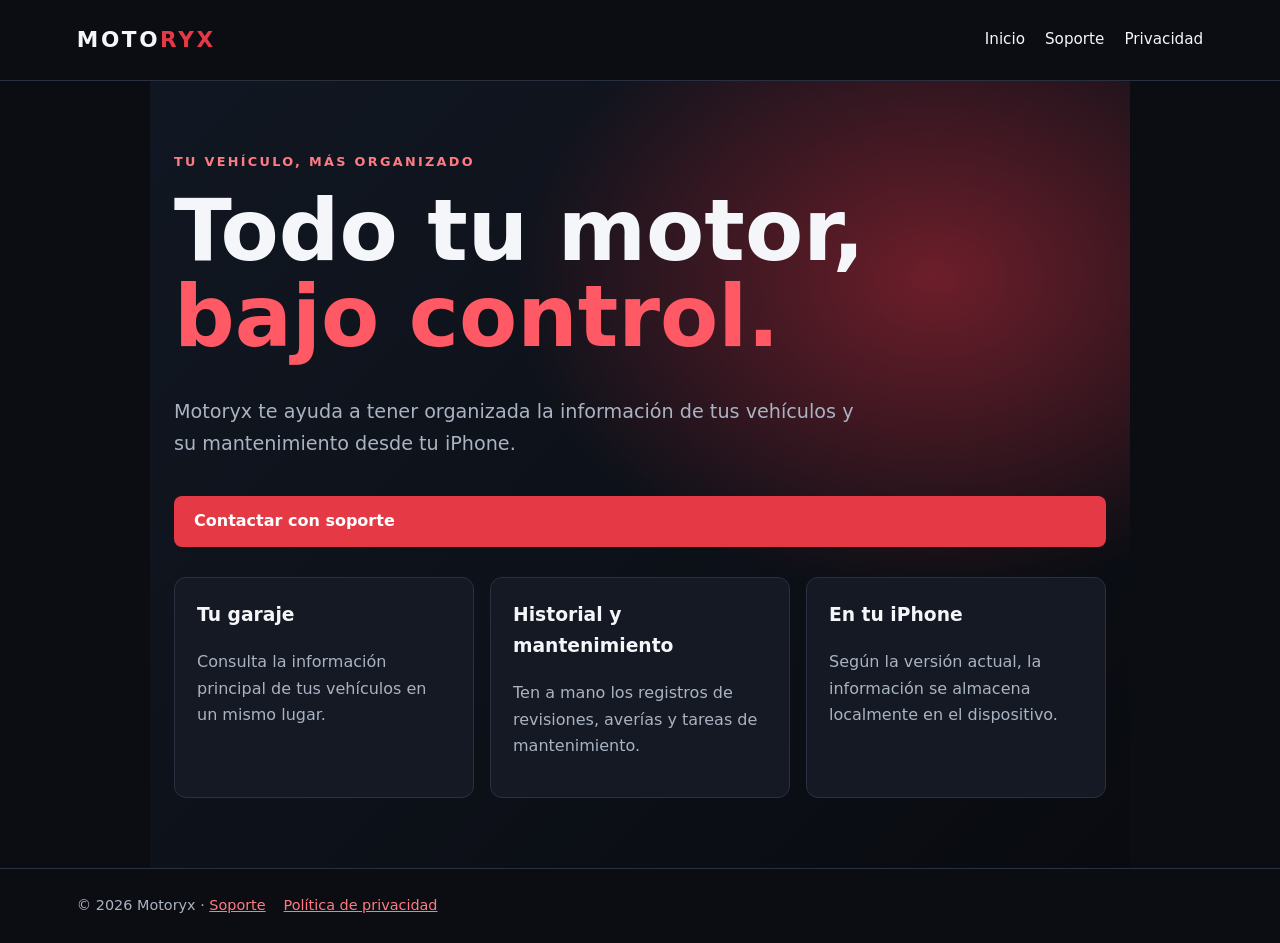
<file: index.html>
<!doctype html>
<html lang="es"><head><meta charset="utf-8"><meta name="viewport" content="width=device-width,initial-scale=1"><meta name="description" content="Motoryx: organiza la información y el mantenimiento de tus vehículos."><title>Motoryx — Todo tu motor, bajo control</title><link rel="stylesheet" href="styles.css"></head>
<body><header><div class="logo">MOTO<span>RYX</span></div><nav><a href="index.html">Inicio</a><a href="support.html">Soporte</a><a href="privacy.html">Privacidad</a></nav></header>
<main class="hero"><span class="eyebrow">Tu vehículo, más organizado</span><h1>Todo tu motor,<br><span style="color:#ff5965">bajo control.</span></h1><p class="lead">Motoryx te ayuda a tener organizada la información de tus vehículos y su mantenimiento desde tu iPhone.</p><a class="button" href="support.html">Contactar con soporte</a>
<div class="cards"><section class="card"><h3>Tu garaje</h3><p>Consulta la información principal de tus vehículos en un mismo lugar.</p></section><section class="card"><h3>Historial y mantenimiento</h3><p>Ten a mano los registros de revisiones, averías y tareas de mantenimiento.</p></section><section class="card"><h3>En tu iPhone</h3><p>Según la versión actual, la información se almacena localmente en el dispositivo.</p></section></div></main>
<footer>© 2026 Motoryx · <a href="support.html">Soporte</a><a href="privacy.html">Política de privacidad</a></footer></body></html>
</file>
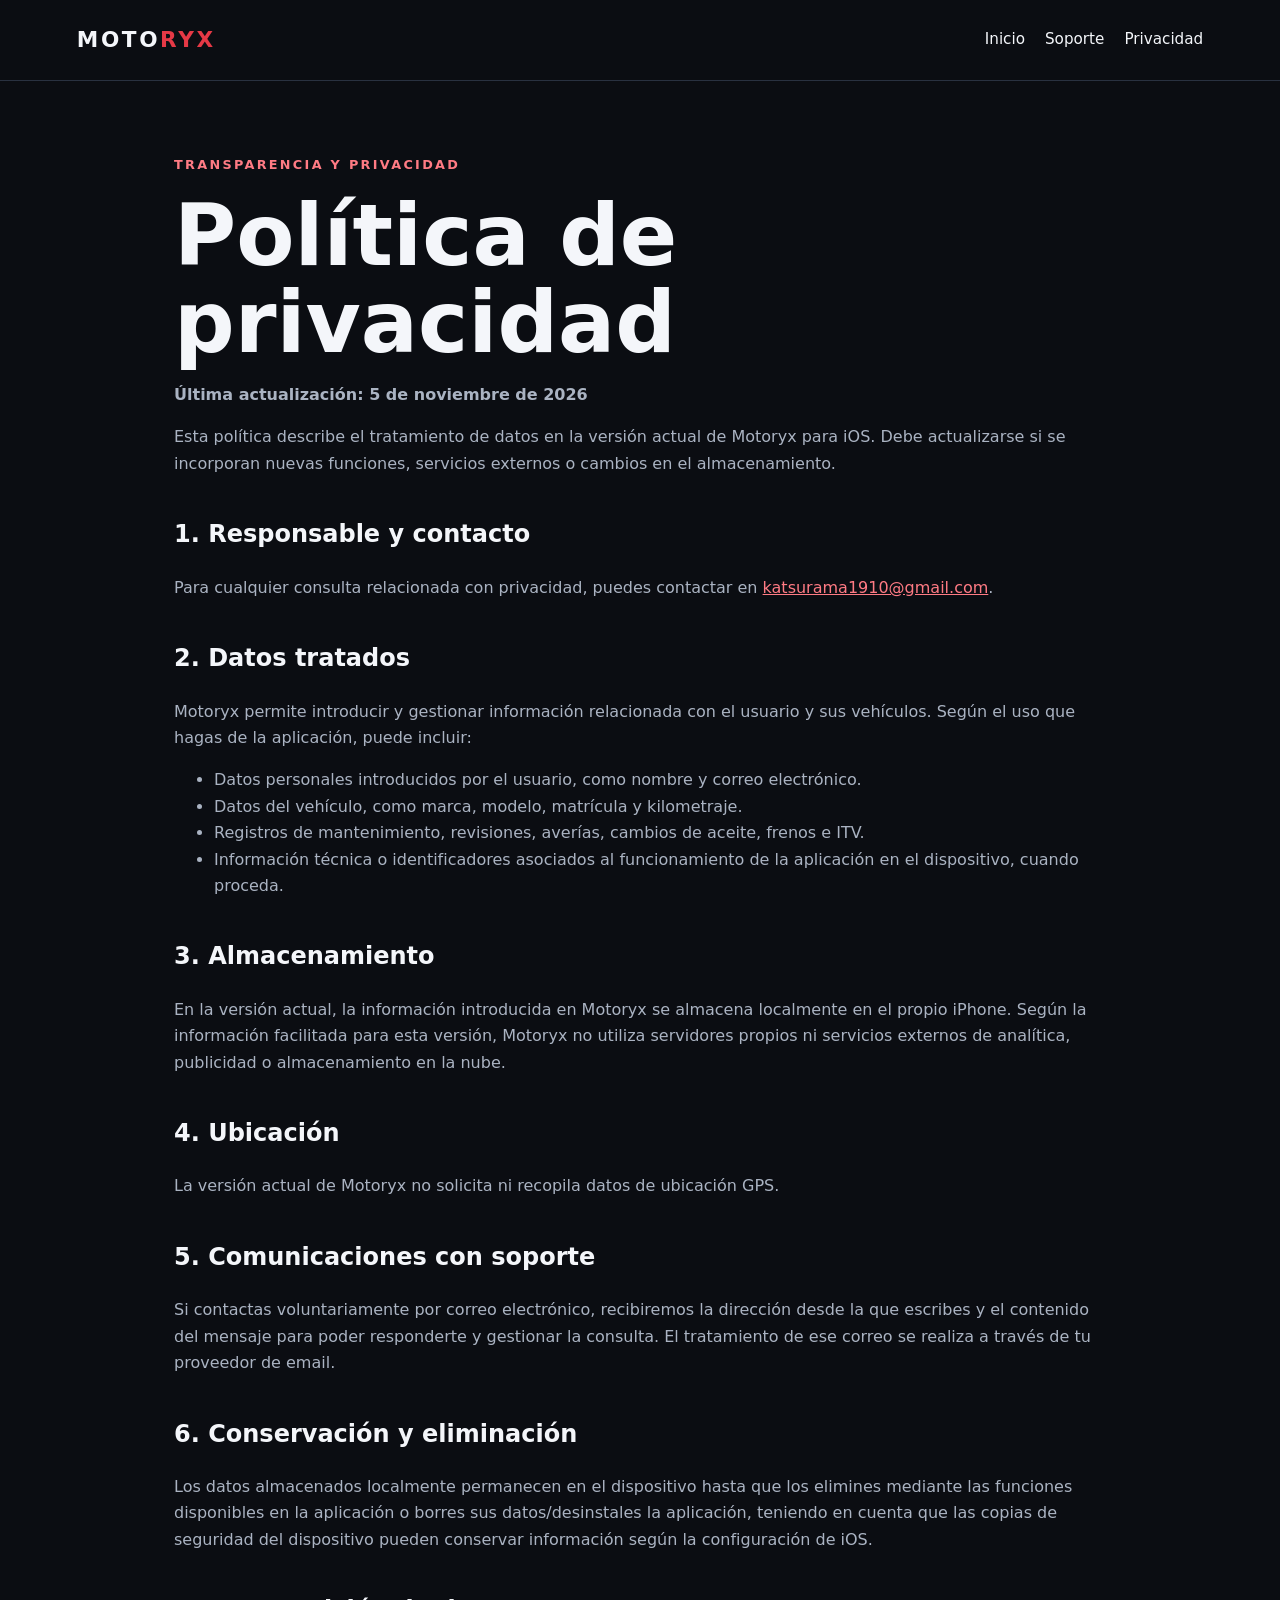
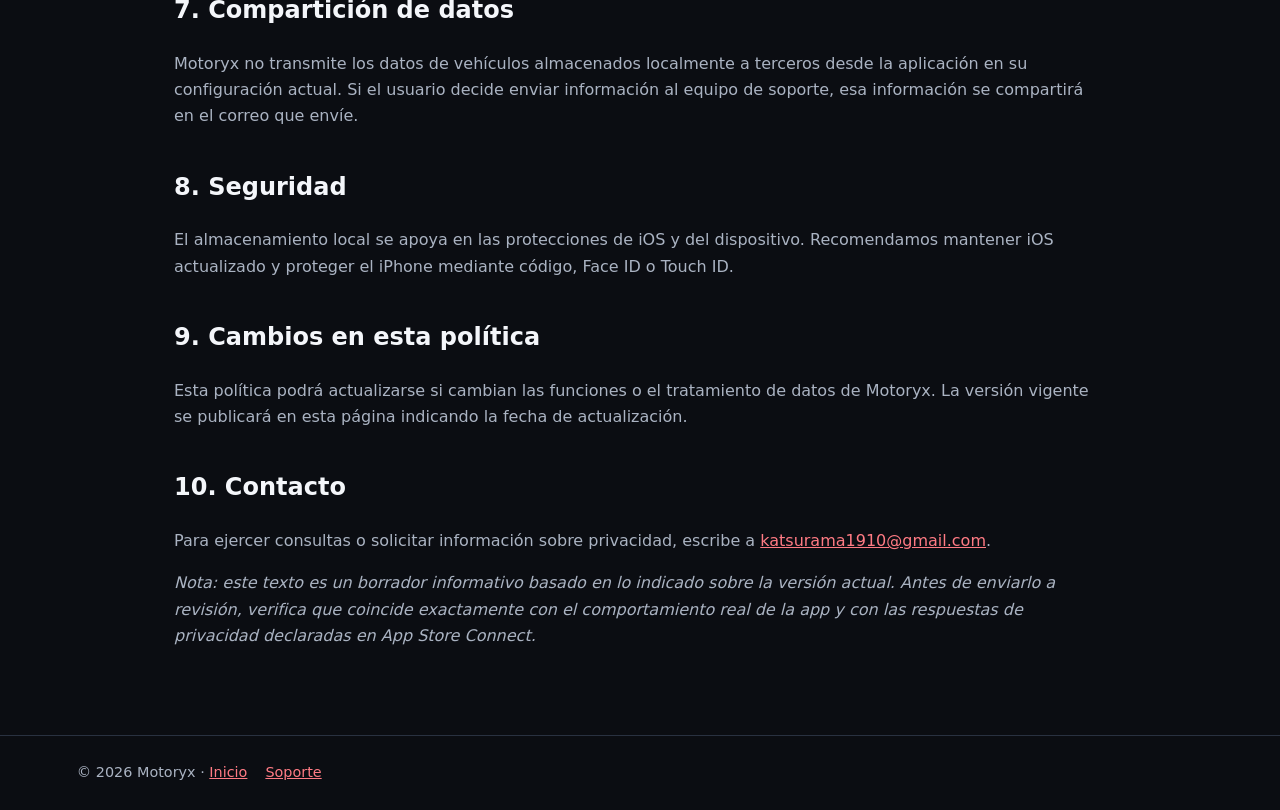
<file: privacy.html>
<!doctype html>
<html lang="es"><head><meta charset="utf-8"><meta name="viewport" content="width=device-width,initial-scale=1"><title>Política de privacidad — Motoryx</title><link rel="stylesheet" href="styles.css"></head>
<body><header><div class="logo">MOTO<span>RYX</span></div><nav><a href="index.html">Inicio</a><a href="support.html">Soporte</a><a href="privacy.html">Privacidad</a></nav></header>
<main><span class="eyebrow">Transparencia y privacidad</span><h1>Política de privacidad</h1><p><strong>Última actualización: 5 de noviembre de 2026</strong></p>
<p>Esta política describe el tratamiento de datos en la versión actual de Motoryx para iOS. Debe actualizarse si se incorporan nuevas funciones, servicios externos o cambios en el almacenamiento.</p>
<h2>1. Responsable y contacto</h2><p>Para cualquier consulta relacionada con privacidad, puedes contactar en <a href="mailto:katsurama1910@gmail.com">katsurama1910@gmail.com</a>.</p>
<h2>2. Datos tratados</h2><p>Motoryx permite introducir y gestionar información relacionada con el usuario y sus vehículos. Según el uso que hagas de la aplicación, puede incluir:</p><ul><li>Datos personales introducidos por el usuario, como nombre y correo electrónico.</li><li>Datos del vehículo, como marca, modelo, matrícula y kilometraje.</li><li>Registros de mantenimiento, revisiones, averías, cambios de aceite, frenos e ITV.</li><li>Información técnica o identificadores asociados al funcionamiento de la aplicación en el dispositivo, cuando proceda.</li></ul>
<h2>3. Almacenamiento</h2><p>En la versión actual, la información introducida en Motoryx se almacena localmente en el propio iPhone. Según la información facilitada para esta versión, Motoryx no utiliza servidores propios ni servicios externos de analítica, publicidad o almacenamiento en la nube.</p>
<h2>4. Ubicación</h2><p>La versión actual de Motoryx no solicita ni recopila datos de ubicación GPS.</p>
<h2>5. Comunicaciones con soporte</h2><p>Si contactas voluntariamente por correo electrónico, recibiremos la dirección desde la que escribes y el contenido del mensaje para poder responderte y gestionar la consulta. El tratamiento de ese correo se realiza a través de tu proveedor de email.</p>
<h2>6. Conservación y eliminación</h2><p>Los datos almacenados localmente permanecen en el dispositivo hasta que los elimines mediante las funciones disponibles en la aplicación o borres sus datos/desinstales la aplicación, teniendo en cuenta que las copias de seguridad del dispositivo pueden conservar información según la configuración de iOS.</p>
<h2>7. Compartición de datos</h2><p>Motoryx no transmite los datos de vehículos almacenados localmente a terceros desde la aplicación en su configuración actual. Si el usuario decide enviar información al equipo de soporte, esa información se compartirá en el correo que envíe.</p>
<h2>8. Seguridad</h2><p>El almacenamiento local se apoya en las protecciones de iOS y del dispositivo. Recomendamos mantener iOS actualizado y proteger el iPhone mediante código, Face ID o Touch ID.</p>
<h2>9. Cambios en esta política</h2><p>Esta política podrá actualizarse si cambian las funciones o el tratamiento de datos de Motoryx. La versión vigente se publicará en esta página indicando la fecha de actualización.</p>
<h2>10. Contacto</h2><p>Para ejercer consultas o solicitar información sobre privacidad, escribe a <a href="mailto:katsurama1910@gmail.com">katsurama1910@gmail.com</a>.</p>
<p><em>Nota: este texto es un borrador informativo basado en lo indicado sobre la versión actual. Antes de enviarlo a revisión, verifica que coincide exactamente con el comportamiento real de la app y con las respuestas de privacidad declaradas en App Store Connect.</em></p></main>
<footer>© 2026 Motoryx · <a href="index.html">Inicio</a><a href="support.html">Soporte</a></footer></body></html>
</file>
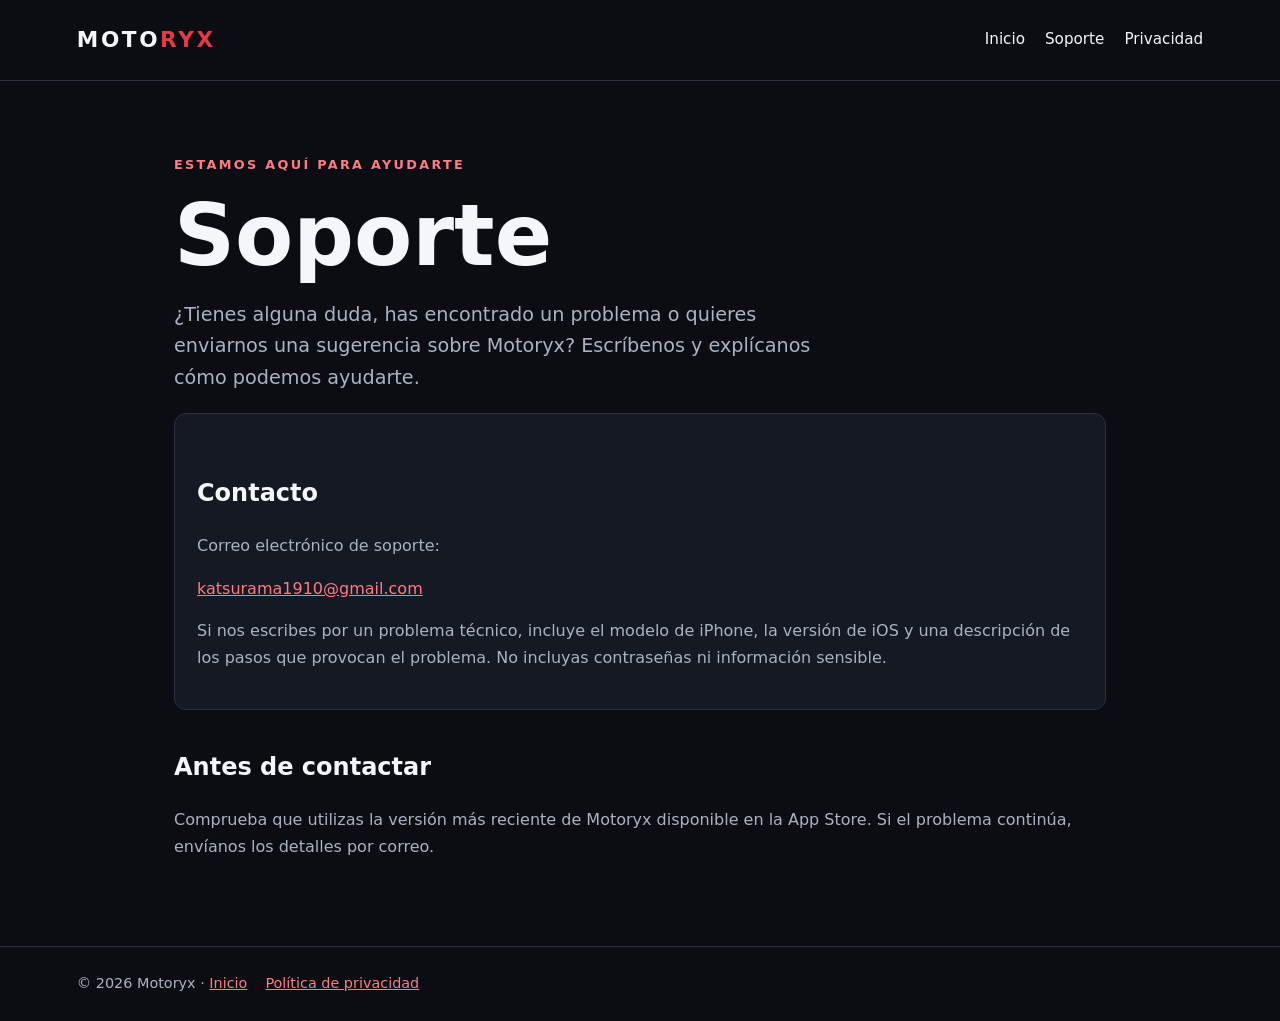
<file: support.html>
<!doctype html>
<html lang="es"><head><meta charset="utf-8"><meta name="viewport" content="width=device-width,initial-scale=1"><title>Soporte — Motoryx</title><link rel="stylesheet" href="styles.css"></head>
<body><header><div class="logo">MOTO<span>RYX</span></div><nav><a href="index.html">Inicio</a><a href="support.html">Soporte</a><a href="privacy.html">Privacidad</a></nav></header>
<main><span class="eyebrow">Estamos aquí para ayudarte</span><h1>Soporte</h1><p class="lead">¿Tienes alguna duda, has encontrado un problema o quieres enviarnos una sugerencia sobre Motoryx? Escríbenos y explícanos cómo podemos ayudarte.</p>
<section class="card"><h2>Contacto</h2><p>Correo electrónico de soporte:</p><p><a href="mailto:katsurama1910@gmail.com">katsurama1910@gmail.com</a></p><p>Si nos escribes por un problema técnico, incluye el modelo de iPhone, la versión de iOS y una descripción de los pasos que provocan el problema. No incluyas contraseñas ni información sensible.</p></section>
<h2>Antes de contactar</h2><p>Comprueba que utilizas la versión más reciente de Motoryx disponible en la App Store. Si el problema continúa, envíanos los detalles por correo.</p></main>
<footer>© 2026 Motoryx · <a href="index.html">Inicio</a><a href="privacy.html">Política de privacidad</a></footer></body></html>
</file>
<file: styles.css>
:root{color-scheme:dark;--bg:#0b0d12;--panel:#141923;--text:#f4f6fa;--muted:#aab3c2;--red:#e63946;--line:#293140}
*{box-sizing:border-box}body{margin:0;font-family:Inter,system-ui,-apple-system,Segoe UI,Roboto,Arial,sans-serif;background:var(--bg);color:var(--text);line-height:1.65}
a{color:#ff7b84}header{padding:22px max(6vw,24px);border-bottom:1px solid var(--line);display:flex;justify-content:space-between;align-items:center;gap:20px}
.logo{font-weight:900;letter-spacing:.12em;font-size:1.35rem}.logo span{color:var(--red)}nav{display:flex;gap:20px;flex-wrap:wrap}nav a{color:var(--text);text-decoration:none;font-size:.95rem}
main{max-width:980px;margin:auto;padding:70px 24px}.hero{min-height:55vh;display:flex;flex-direction:column;justify-content:center;background:radial-gradient(ellipse at 80% 25%,#6d1e2a 0,transparent 38%),linear-gradient(135deg,#111722,#090b10)}
.eyebrow{color:#ff7b84;text-transform:uppercase;letter-spacing:.18em;font-size:.8rem;font-weight:700}h1{font-size:clamp(2.6rem,7vw,5.3rem);line-height:1.02;margin:16px 0}h2{margin-top:38px}p,li{color:var(--muted)}.lead{font-size:1.2rem;max-width:680px}.button{display:inline-block;background:var(--red);color:white;padding:12px 20px;border-radius:8px;text-decoration:none;font-weight:700;margin-top:18px}
.cards{display:grid;grid-template-columns:repeat(auto-fit,minmax(220px,1fr));gap:16px;margin-top:30px}.card{background:var(--panel);border:1px solid var(--line);padding:22px;border-radius:12px}.card h3{margin-top:0}
footer{border-top:1px solid var(--line);padding:25px max(6vw,24px);color:var(--muted);font-size:.9rem}footer a{margin-right:18px}
</file>
